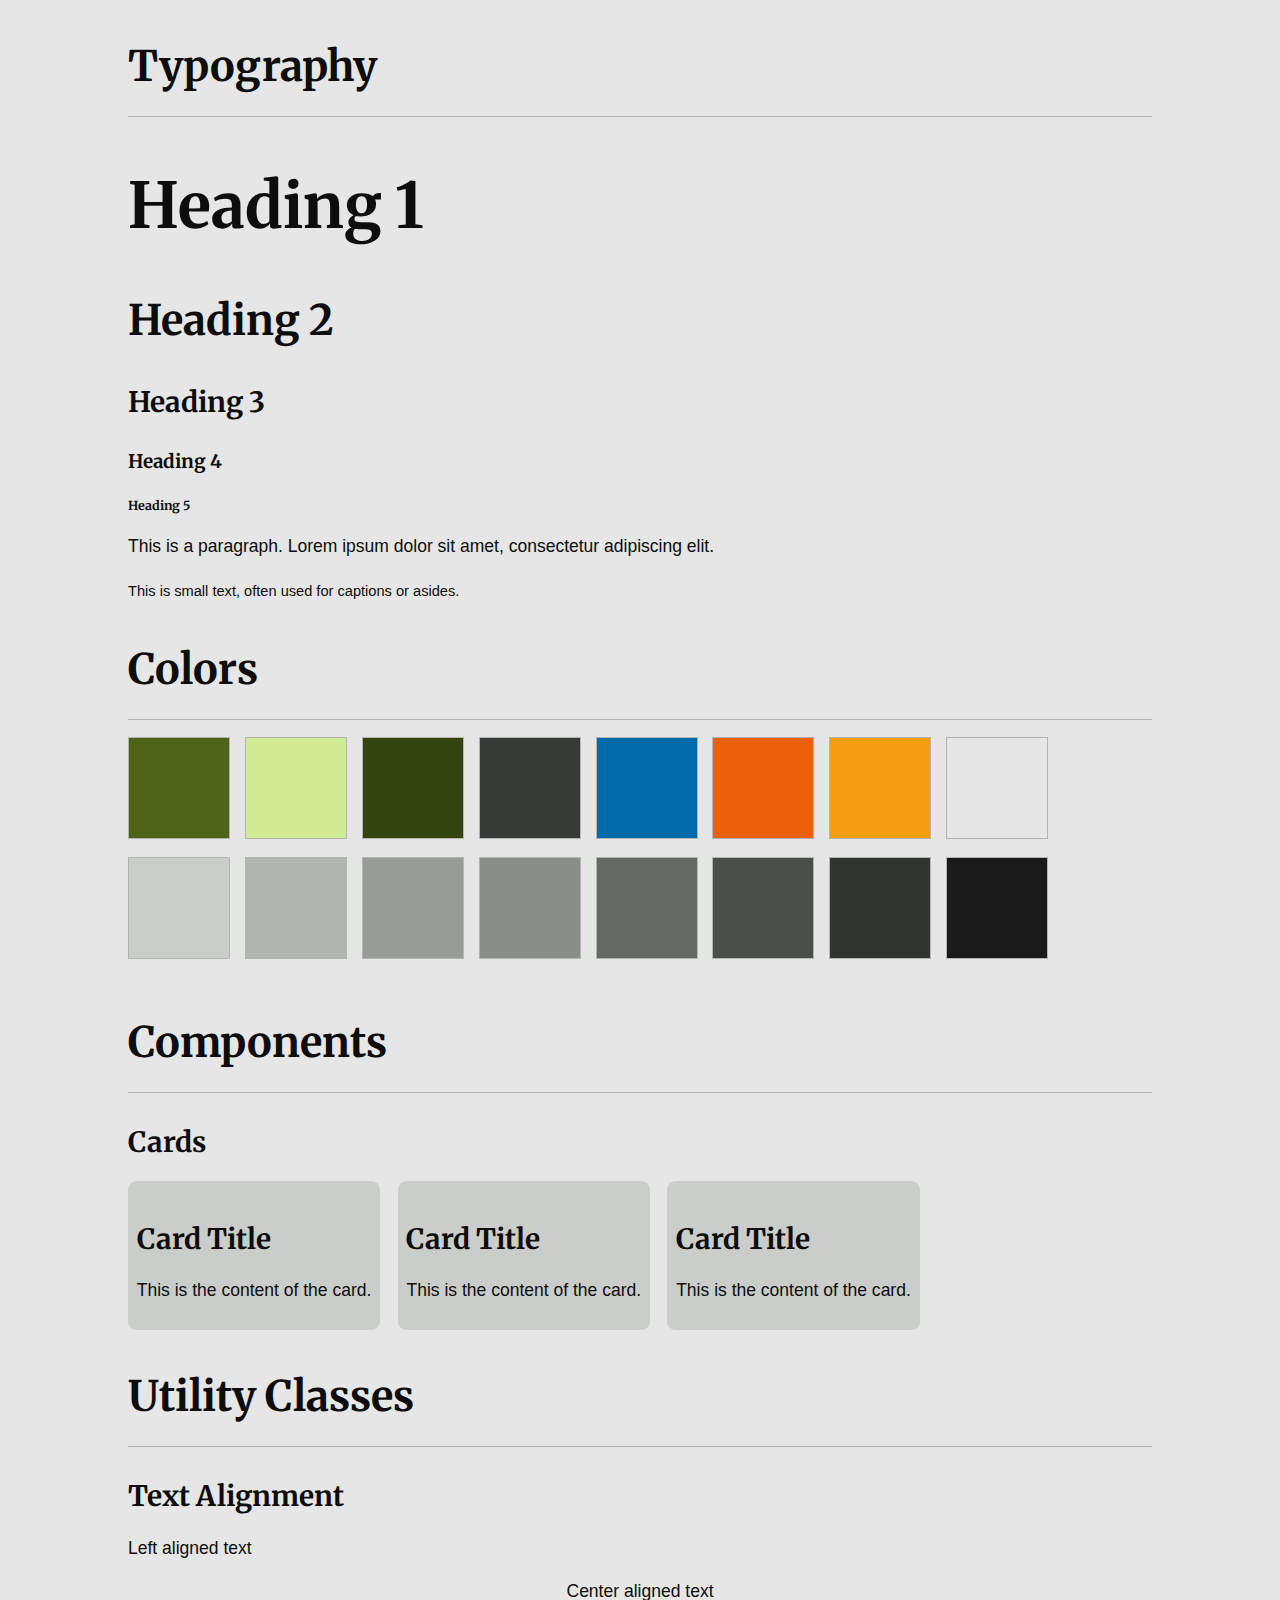
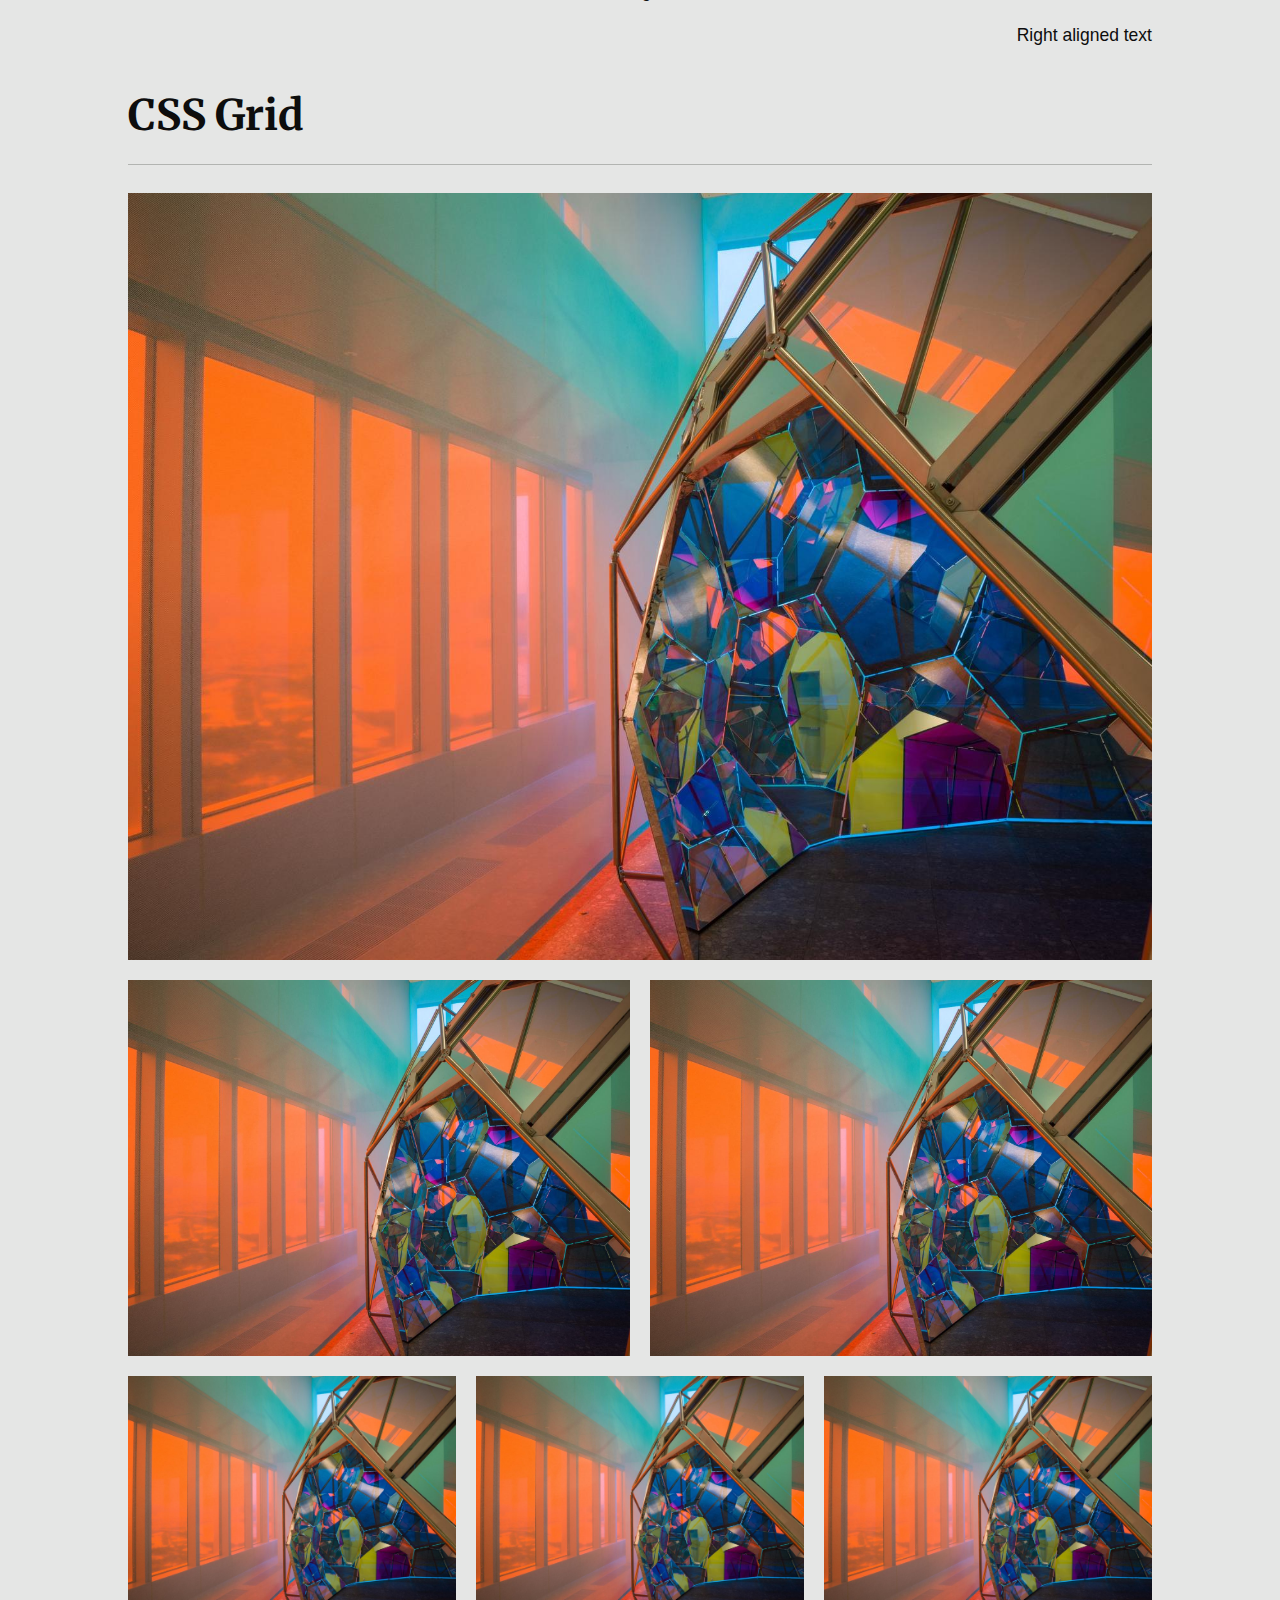
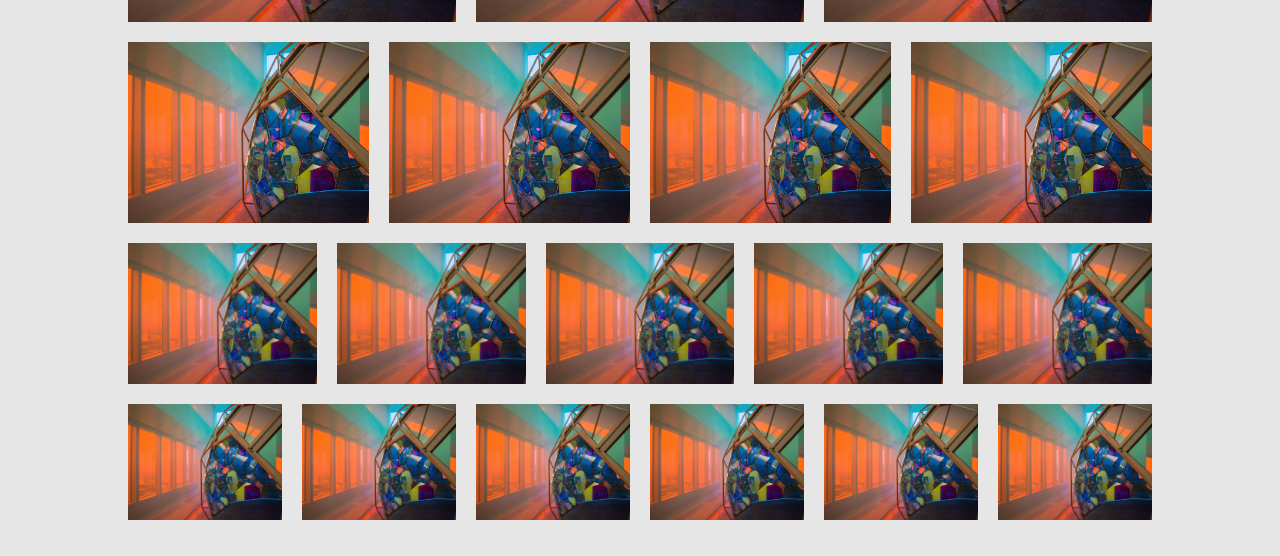
<file: styleguide.html>
<!DOCTYPE html>
<html lang="en">
<head>
    <meta charset="UTF-8">
    <meta name="viewport" content="width=device-width, initial-scale=1.0">
    <title>CSS Framework Style Guide</title>
    <link rel="stylesheet" href="css/styles.css">
</head>
<body>
    <main>
        <section>
            <h2>Typography</h2>
            <hr />
            <h1>Heading 1</h1>
            <h2>Heading 2</h2>
            <h3>Heading 3</h3>
            <h4>Heading 4</h4>
            <h5>Heading 5</h5>
            <p>This is a paragraph. Lorem ipsum dolor sit amet, consectetur adipiscing elit.</p>
            <p><small>This is small text, often used for captions or asides.</small></p>
        </section>
        <section>
            <h2>Colors</h2>
            <hr />
            <div class="color-swatch" style="background-color: var(--primary);"></div>
            <div class="color-swatch" style="background-color: var(--primary-light);"></div>
            <div class="color-swatch" style="background-color: var(--primary-dark);"></div>
            <div class="color-swatch" style="background-color: var(--secondary);"></div>
            <div class="color-swatch" style="background-color: var(--tertiary);"></div>
            <div class="color-swatch" style="background-color: var(--accent-1);"></div>
            <div class="color-swatch" style="background-color: var(--accent-2);"></div>
            <div class="color-swatch" style="background-color: var(--gray-100);"></div>
            <div class="color-swatch" style="background-color: var(--gray-200);"></div>
            <div class="color-swatch" style="background-color: var(--gray-300);"></div>
            <div class="color-swatch" style="background-color: var(--gray-400);"></div>
            <div class="color-swatch" style="background-color: var(--gray-500);"></div>
            <div class="color-swatch" style="background-color: var(--gray-600);"></div>
            <div class="color-swatch" style="background-color: var(--gray-700);"></div>
            <div class="color-swatch" style="background-color: var(--gray-800);"></div>
            <div class="color-swatch" style="background-color: var(--gray-900);"></div>
        </section>
        <section id="components">
            <h2>Components</h2>
            <hr />
            <h3>Cards</h3>
            <div class="card-container">
            <div class="card">
                <h3 class="card-title">Card Title</h3>
                <p>This is the content of the card.</p>
            </div>
            <div class="card">
                <h3 class="card-title">Card Title</h3>
                <p>This is the content of the card.</p>
            </div>
            <div class="card">
                <h3 class="card-title">Card Title</h3>
                <p>This is the content of the card.</p>
            </div>
        </div>
        </section>

        <section id="utilities">
            <h2>Utility Classes</h2>
            <hr />
            <h3>Text Alignment</h3>
            <p class="text-left">Left aligned text</p>
            <p class="text-center">Center aligned text</p>
            <p class="text-right">Right aligned text</p>
        </section>
        <section id="grid">
            <h2>CSS Grid</h2>
            <hr />
            <article class="grid-container full">
                  <img src="images/2021_09_24_02_model_of_invisible_futures_02_small.jpg" alt="art image" />
            </article>
            <article class="grid-container col-2">
                  <img src="images/2021_09_24_02_model_of_invisible_futures_02_small.jpg" alt="art image" />
                <img src="images/2021_09_24_02_model_of_invisible_futures_02_small.jpg" alt="art image" />
            </article>
            <article class="grid-container col-3">
                <img src="images/2021_09_24_02_model_of_invisible_futures_02_small.jpg" alt="art image" />
              <img src="images/2021_09_24_02_model_of_invisible_futures_02_small.jpg" alt="art image" />
              <img src="images/2021_09_24_02_model_of_invisible_futures_02_small.jpg" alt="art image" />
          </article>
          <article class="grid-container col-4">
            <img src="images/2021_09_24_02_model_of_invisible_futures_02_small.jpg" alt="art image" />
          <img src="images/2021_09_24_02_model_of_invisible_futures_02_small.jpg" alt="art image" />
          <img src="images/2021_09_24_02_model_of_invisible_futures_02_small.jpg" alt="art image" />
          <img src="images/2021_09_24_02_model_of_invisible_futures_02_small.jpg" alt="art image" />
      </article>
      <article class="grid-container col-5">
        <img src="images/2021_09_24_02_model_of_invisible_futures_02_small.jpg" alt="art image" />
      <img src="images/2021_09_24_02_model_of_invisible_futures_02_small.jpg" alt="art image" />
      <img src="images/2021_09_24_02_model_of_invisible_futures_02_small.jpg" alt="art image" />
      <img src="images/2021_09_24_02_model_of_invisible_futures_02_small.jpg" alt="art image" />
      <img src="images/2021_09_24_02_model_of_invisible_futures_02_small.jpg" alt="art image" />
  </article>
  <article class="grid-container col-6">
    <img src="images/2021_09_24_02_model_of_invisible_futures_02_small.jpg" alt="art image" />
  <img src="images/2021_09_24_02_model_of_invisible_futures_02_small.jpg" alt="art image" />
  <img src="images/2021_09_24_02_model_of_invisible_futures_02_small.jpg" alt="art image" />
  <img src="images/2021_09_24_02_model_of_invisible_futures_02_small.jpg" alt="art image" />
  <img src="images/2021_09_24_02_model_of_invisible_futures_02_small.jpg" alt="art image" />
  <img src="images/2021_09_24_02_model_of_invisible_futures_02_small.jpg" alt="art image" />
</article>
        </section>
    </main>
</body>
</html>
</file>
<file: css/styles.css>
/*
* Harmonic Collection V1
* Copyright 2024
*
*
* Free to use under the MIT license.
*/

/* Table of contents
––––––––––––––––––––––––––––––––––––––––––––––––––
- Font import
- Variables
- Themes
- Base Styles
- Typography
- Links
- Lists
- Grid system
- Flexbox
- Utilities
- Misc
- Clearing
- Media Queries
*/



/* Placeholder for Google Fonts import */

@import url('https://fonts.googleapis.com/css2?family=Merriweather:ital,wght@0,300;0,400;0,700;0,900;1,300;1,400;1,700;1,900&family=Playfair+Display:ital,wght@0,400..900;1,400..900&display=swap');

:root {

    /* VARIABLES */

    /* Typography */
  --headingFont: 'Merriweather', serif;
  --bodyFont: 'Playfair-Display', sans-serif;

  --baseFontSize: clamp(0.875rem, 0.7885rem + 0.3846vw, 1.25rem);

  --type-scale: 1.5;

  --xlText: calc(var(--lgText) * var(--type-scale));
  --lgText: calc(var(--mdText) * var(--type-scale));
  --mdText: calc(var(--baseText) * var(--type-scale));
  --xsText: calc(var(--smText) / var(--type-scale));
  --smText: calc(var(--baseText) / var(--type-scale));
  --baseText: var(--baseFontSize);

  /* Neutrals & Gray tint ramp */
  --gray-100: hsl(105, 2%, 90%);
  --gray-200: hsl(105, 2%, 80%);
  --gray-300: hsl(105, 2%, 70%);
  --gray-400: hsl(105, 2%, 60%);
  --gray-500: hsl(105, 2%, 55%);
  --gray-600: hsl(105, 2%, 40%);
  --gray-700: hsl(105, 2%, 30%);
  --gray-800: hsl(105, 2%, 20%);
  --gray-900: hsl(105, 2%, 10%);
  
  --black: hsl(0, 0%, 5%);
  --white: hsl(0, 0%, 100%);

  /* Core colors */
  --primary: hsl(76, 60%, 24%);
  --primary-light: hsl(76, 68%, 75%);
  --primary-dark: hsl(76, 63%, 16%);
  --secondary: hsl(105, 4%, 22%);
  --tertiary: hsl(202, 100%, 33%);

  /* Accent colors */
  --accent-1: hsl(23, 92%, 48%);
  --accent-2: hsl(37, 90%, 51%);

  /* Spacing */
  --space-xs: 0.25rem;
  --space-sm: 0.5rem;
  --space-md: 1rem;
  --space-lg: 1.5rem;
  --space-xl: 2rem;
  --space-xxl: 3rem;

  --space-0: 0;
  --space-1: var(--space-xs);
  --space-2: var(--space-sm);
  --space-3: var(--space-md);
  --space-4: var(--space-lg);
  --space-5: var(--space-xl);
  --space-6: var(--space-xxl);

  /* Layout */
  --max-width: 1440px;

}

/* Theme-specific styles */

/* Light theme (default) */
:root {
  --bg: var(--gray-100);
  --textColor: var(--black);
}

/* Dark theme */
:root[data-theme="dark"] {
  --bg: var(--gray-900);
  --textColor: var(--white);
}

body {
  background-color: var(--bg);
  color: var(--textColor);
}

/* Theme switcher styles */
.theme-switcher {
  background: none;
  border: none;
  cursor: pointer;
  font-size: 24px;
}

/* Base Styles
–––––––––––––––––––––––––––––––––––––––––––––––––– */
html {
  font-size: var(--baseFontSize);
  scroll-behavior: smooth;
  font-family: var(--bodyFont);
}

body {
  line-height: 1.5;
  font-weight: 400;
  font-family: var(--bodyFont);
  color: var(--textColor); 
  background-color: var(--bg);
}

main {
  width: 80vw;
  margin: 0 auto;
}

header {
  width: 80vw;
  margin: 0 auto;
  border-bottom: 5px solid var(--gray-700);
}

header nav {
  display: flex;
  justify-content: flex-start;
  align-items: center;
}

header nav a {
  color: var(--accent-1);
  text-decoration: none;
  padding:1rem 2rem 1rem 0;
}

header nav a + a {
  margin-left: 10px;
}

footer {
  color: var(--gray-100);
  background: var(--gray-900);
  padding: var(--space-3);
  text-align: center;
}
footer nav {
  margin:0 auto;
  display: flex;
  align-items: center;
  justify-content: center;
  width: 600px;
}

footer nav a {
  text-decoration: none;
  padding: var(--space-3);
}

footer a {
  color: var(--gray-100);
}

footer p {
  margin-bottom: 0;
  max-width: none;
}

section {
  margin-bottom: var(--space-4);
}

figure {
  padding:0;
  margin:0;
}

figcaption {
  font-size:var(--smText);
  color: var(--textColor);
}

img {
  width: 100%;
  height: auto;
}

.primary {
  background: var(--primary);
}
.primary-light {
  background: var(--primary-light);
}
.primary-dark {
  background: var(--primary-dark);
}

/* Typography */

h1, h2, h3, h4, h5, h6 {
  font-family: var(--headingFont);
  margin-bottom: var(--space-3);
}

h1 { font-size: var(--xlText); }
h2 { font-size: var(--lgText); }
h3 { font-size: var(--mdText); }
h4 { font-size: var(--baseText); }
h5 { font-size: var(--smText); }

p {
  margin-top: 0; 
  margin-bottom:var(--space-3);
}

.caption, figcaption {
  font-size: var(--smText);
  color: var(--gray-500);
}

/* Links
–––––––––––––––––––––––––––––––––––––––––––––––––– */
a {
  color: var(--accent-1); }
a:hover {
  color: var(--accent-2); }


/* Lists
–––––––––––––––––––––––––––––––––––––––––––––––––– */
ul {
  list-style: circle inside; }
ol {
  list-style: decimal inside; }
ol, ul {
  padding-left: 0;
  margin-top: 0; }
ul ul, ul ol, ol ol, ol ul {
	font-size: var(--baseText);
	margin: 1rem 0 1rem 3rem;
	color: var(--textColor);
}
li {
  margin-bottom: 0.5rem; }

/* Grid
–––––––––––––––––––––––––––––––––––––––––––––––––– */
   .grid-container {
    position: relative;
    max-width: var(--max-width);
    margin: 0 auto;
    display: grid;
    grid-gap: 20px;
    gap: 20px;
    
    /* by default use min 200px wide columns auto-fit into width */
    grid-template-columns: minmax(200px, 1fr);
  }
  
  /* grids to 3 columns above mobile sizes */
  @media (min-width: 600px) {
    .grid-container {
      grid-template-columns: repeat(3, 1fr);
      padding: 10px 0;
    }
    
    /* basic grids */
    .grid-container.col-6 {
      grid-template-columns: repeat(6, 1fr);
    }
    .grid-container.col-5 {
      grid-template-columns: repeat(5, 1fr);
    }
    .grid-container.col-4 {
      grid-template-columns: repeat(4, 1fr);
    }
    .grid-container.col-3 {
      grid-template-columns: repeat(3, 1fr);
    }
    .grid-container.col-2 {
      grid-template-columns: 1fr 1fr;
    }
    .grid-container.full {
      grid-template-columns: 1fr;
    }
  }
  
  

/* Flexbox */
.flex {
  display: flex;
}

.flex-column {
  flex-direction: column;
}

.justify-center {
  justify-content: center;
}

.align-center {
  align-items: center;
}

.space-between {
  justify-content: space-between;
}

.flex-wrap {
  flex-wrap: wrap;
}

/* Example flexbox usage */
.card-container {
  display: flex;
  flex-wrap: wrap;
  gap: var(--space-3);
}

.card {
  padding: var(--space-2);
  background-color: var(--gray-200);
  border-radius: var(--space-2);
}

/* Utilities
–––––––––––––––––––––––––––––––––––––––––––––––––– */


.u-full-width {
  width: 100%;
  box-sizing: border-box; }
.u-max-full-width {
  max-width: 100%;
  box-sizing: border-box; }
.u-pull-right {
  float: right; }
.u-pull-left {
  float: left; }
.text-left {
	text-align: left; }
  .text-center {
    text-align: center; }
.text-right {
	text-align: right; }

.color-swatch {
    width: 100px;
    height: 100px;
    display: inline-block;
    margin-right: 10px;
    margin-bottom: 10px;
    border: 1px solid var(--gray-300);
}
.spacing-example {
    background-color: var(--gray-200);
    display: inline-block;
}


/* Misc
–––––––––––––––––––––––––––––––––––––––––––––––––– */
hr {
  margin-top: 1rem;
  margin-bottom: 1rem;
  border-width: 0;
  border-top: 1px solid var(--gray-300); }


  /* Clearing
–––––––––––––––––––––––––––––––––––––––––––––––––– */

/* Self Clearing Goodness */
.container:after,
.row:after,
.u-cf {
  content: "";
  display: table;
  clear: both; }


/* Media Queries
–––––––––––––––––––––––––––––––––––––––––––––––––– */
/*
Note: The best way to structure the use of media queries is to create the queries
near the relevant code. For example, if you wanted to change the styles for buttons
on small devices, paste the mobile query code up in the buttons section and style it
there.
*/


/* Larger than mobile (default point when grid becomes active) */
@media (min-width: 600px) {}

/* Larger than phablet */
@media (min-width: 900px) {}

/* Larger than tablet */
@media (min-width: 1200px) {}
</file>
